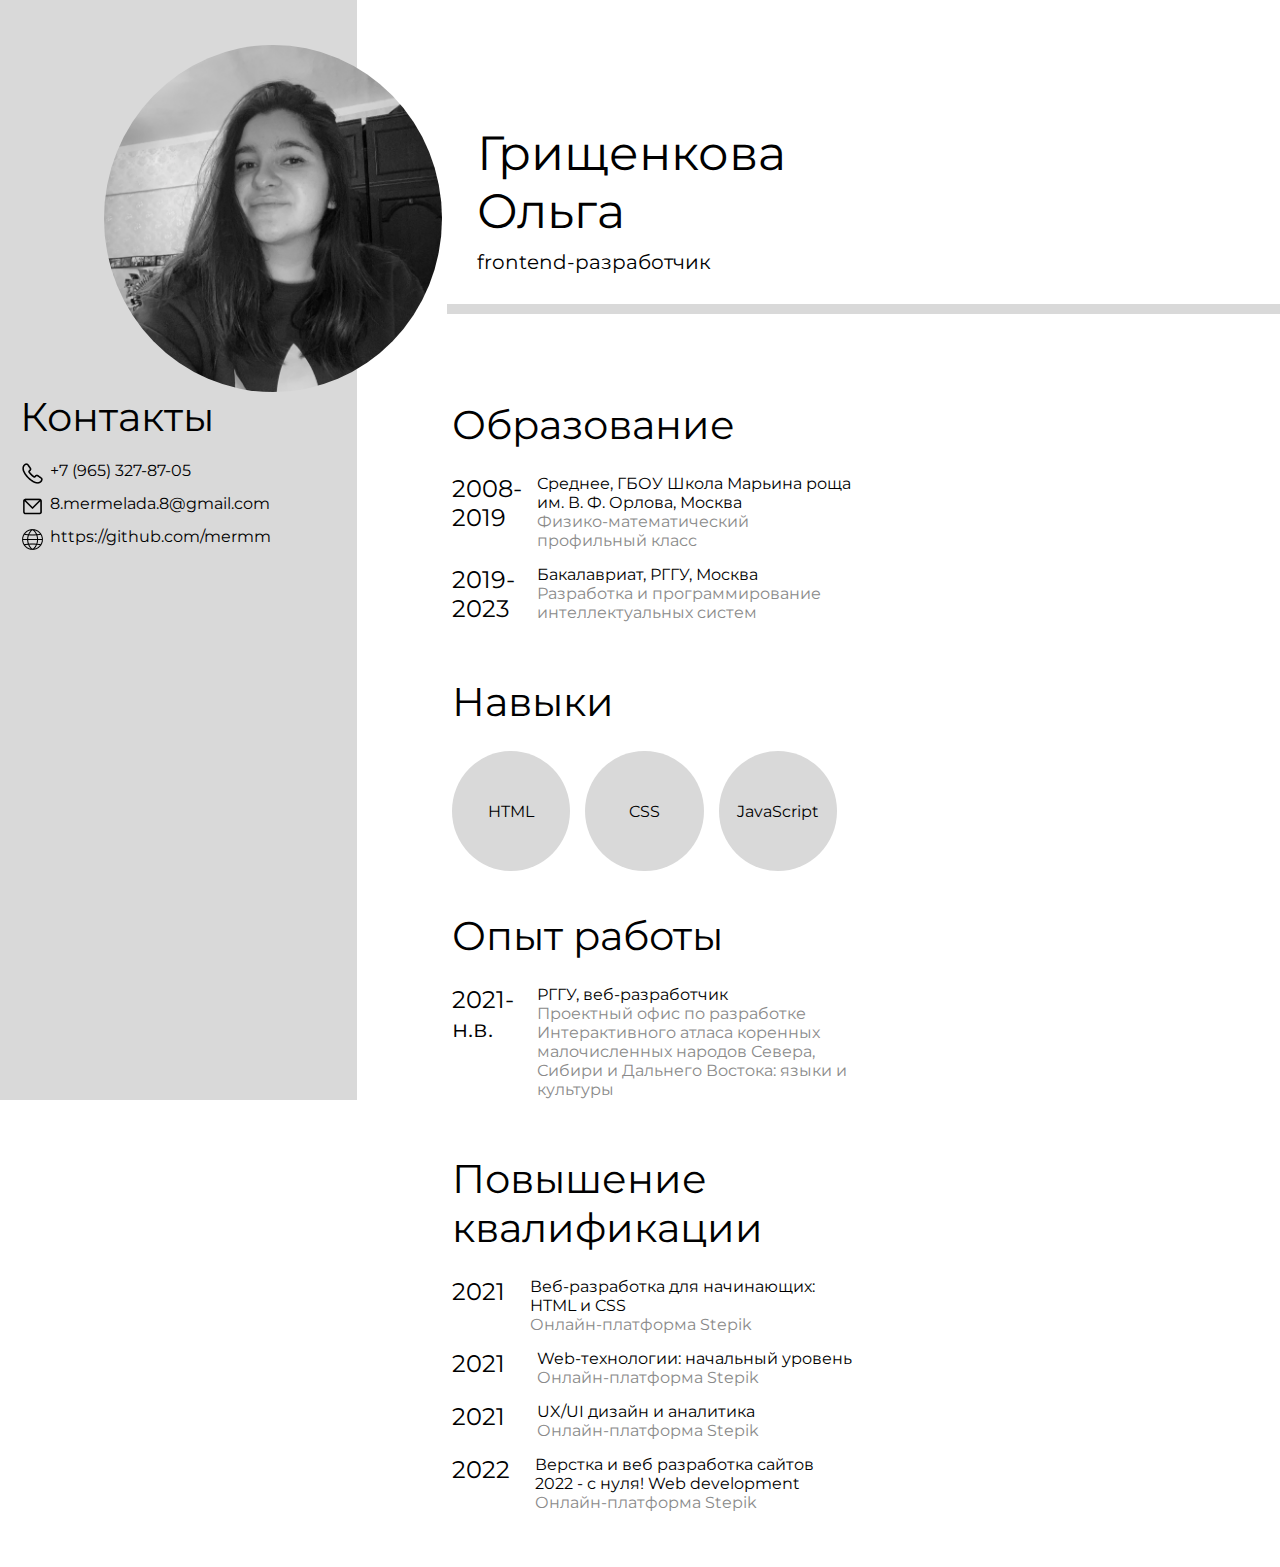
<file: index.html>
<!DOCTYPE html>
<html lang="en">
<head>
    <meta charset="UTF-8">
    <meta http-equiv="X-UA-Compatible" content="IE=edge">
    <meta name="viewport" content="width=device-width, initial-scale=1.0">
    <link rel="preconnect" href="https://fonts.googleapis.com">
<link rel="preconnect" href="https://fonts.gstatic.com" crossorigin>
<link href="https://fonts.googleapis.com/css2?family=Montserrat:wght@100;300&display=swap" rel="stylesheet">
    <link rel="stylesheet" href="./static/css/style.css">
    <link rel="shortcut icon" href="./static/icon/main.png" type="image/x-icon">
    <title>my resume</title>
</head>
<body>
    <div class="side-block">
        
        <div class="contacts">
            <div class="contacts-main">
                <img class="contacts-photo" src="./static/img/mypic.JPEG" alt="profile_picture">
                <div class="contacts-about">
                    <p class="about-name">Грищенкова <br>Ольга</p>
                    <p class="about-job">frontend-разработчик</p>
                    <hr>
                </div>
            </div>
            <p class="contacts-header">Контакты</p>
            <div class='contacts-block'>
                <img class='contacts-icons' src="./static/icon/phone.png" alt="">
                <p class="contacts-info">+7 (965) 327-87-05</p>
            </div>
            <div class='contacts-block'>
                <img class='contacts-icons' src="./static/icon/email.png" alt="">
                <p class="contacts-info">8.mermelada.8@gmail.com</p>
            </div>
            <div class='contacts-block'>
                <img class='contacts-icons' src="./static/icon/web.png" alt="">
                <p class="contacts-info"><a href='https://github.com/mermm'>https://github.com/mermm</a></p>
            </div>
        </div>
    </div>
    <div class="main-block">
        <div class="common">
            <div class="common-title">Образование</div>
            <div class="common-info">
                <div class="common-date">2008-<br>2019</div>
                <div class="info-block">
                    <div class="info-main">Среднее, ГБОУ Школа Марьина роща им. В. Ф. Орлова, Москва</div>
                    <div class="info-extra">Физико-математический профильный класс</div>
                </div>
            </div>
            <div class="common-info">
                <div class="common-date">2019-<br>2023</div>
                <div class="info-block">
                    <div class="info-main">Бакалавриат, РГГУ, Москва</div>
                    <div class="info-extra">Разработка и программирование интеллектуальных систем</div>
                </div>
            </div>
        </div>

        <div class="common">
            <div class="common-title">Навыки</div>
            <div class="common-info">
                <div class="info-circle">HTML</div>
                <div class="info-circle">CSS</div>
                <div class="info-circle">JavaScript</div>
            </div>
        </div>

        <div class="common">
            <div class="common-title">Опыт работы</div>
            <div class="common-info">
                <div class="common-date">2021-<br>н.в.</div>
                <div class="info-block">
                    <div class="info-main">РГГУ, веб-разработчик</div>
                    <div class="info-extra">Проектный офис по разработке Интерактивного атласа коренных малочисленных народов Севера, Сибири и Дальнего Востока: языки и культуры</div>
                </div>
            </div>
        </div>

        <div class="common">
            <div class="common-title">Повышение квалификации</div>
            <div class="common-info">
                <div class="common-date">2021</div>
                <div class="info-block">
                    <div class="info-main">Веб-разработка для начинающих: HTML и CSS</div>
                    <div class="info-extra">Онлайн-платформа Stepik</div>
                </div>
            </div>
            <div class="common-info">
                <div class="common-date">2021</div>
                <div class="info-block">
                    <div class="info-main">Web-технологии: начальный уровень</div>
                    <div class="info-extra">Онлайн-платформа Stepik</div>
                </div>
            </div>
            <div class="common-info">
                <div class="common-date">2021</div>
                <div class="info-block">
                    <div class="info-main">UX/UI дизайн и аналитика</div>
                    <div class="info-extra">Онлайн-платформа Stepik</div>
                </div>
            </div>
            <div class="common-info">
                <div class="common-date">2022</div>
                <div class="info-block">
                    <div class="info-main">Верстка и веб разработка сайтов 2022 - с нуля! Web development</div>
                    <div class="info-extra">Онлайн-платформа Stepik</div>
                </div>
            </div>
        </div>
    
    </div>
</body>
</html>
</file>
<file: static/css/style.css>
body{
    margin: 0;
    padding: 0;
    font-family: 'Montserrat', sans-serif;
    font-size: 16px;
}

p{
    margin:0;
}

a{
    text-decoration: none;
    color: black
}

a:hover{
    text-decoration: underline;
}
.side-block{
    height: 1100px;
    width: 357px;
    background:#D9D9D9;
    
}

.contacts{
    padding-left: 20px;
}

.contacts-main{
    display: flex;
    flex-direction: row;
    padding-top: 45px;
}

.contacts-photo{
    width: 346px;
    height: 347px;
    border-radius: 50%;
    margin-left: 84px;
    margin-right: 35px;
}

.contacts-about{
    padding-top: 79px;   
}

.about-name{
    font-size: 48px;
    padding-bottom: 10px;
}

.about-job{
    font-size: 20px;
}
hr{
    background-color: #D9D9D9;
    border: 0px;
    height: 10px;
    width: 940px;
    margin:  30px 0 0 -30px ;
}
.contacts-header{
    font-size: 40px;
    padding-bottom: 20px;
}

.contacts-block{
    display:flex;
    flex-direction: row;
    height: 25px;
    padding-bottom: 8px;
}

.contacts-icons{
    padding-right: 5px;
}

.main-block{
    position: absolute;
    top: 400px;
    left: 452px;

    display: flex;
    flex-direction: row;
    flex-wrap: wrap;
}

.common{
    width: 400px;
    padding-bottom: 40px;
    padding-right: 60px;
}

.common-title{
    font-size: 40px;
    padding-bottom: 25px;
}

.common-info{
    display: flex;
    flex-direction: row;
}
.common-date{
    width: 60px;
    font-size: 24px;
    padding-right: 25px;
}

.info-block{
    padding-bottom: 15px;
}

.info-extra{
    color: #8A8A8A;
}

.info-circle{
    width: 120px;
    height: 120px;
    border-radius: 50%;
    background-color: #D9D9D9;

    margin-right: 15px;

    text-align: center;
    display: flex;
    flex-direction: column;
    justify-content: center;
}
</file>
